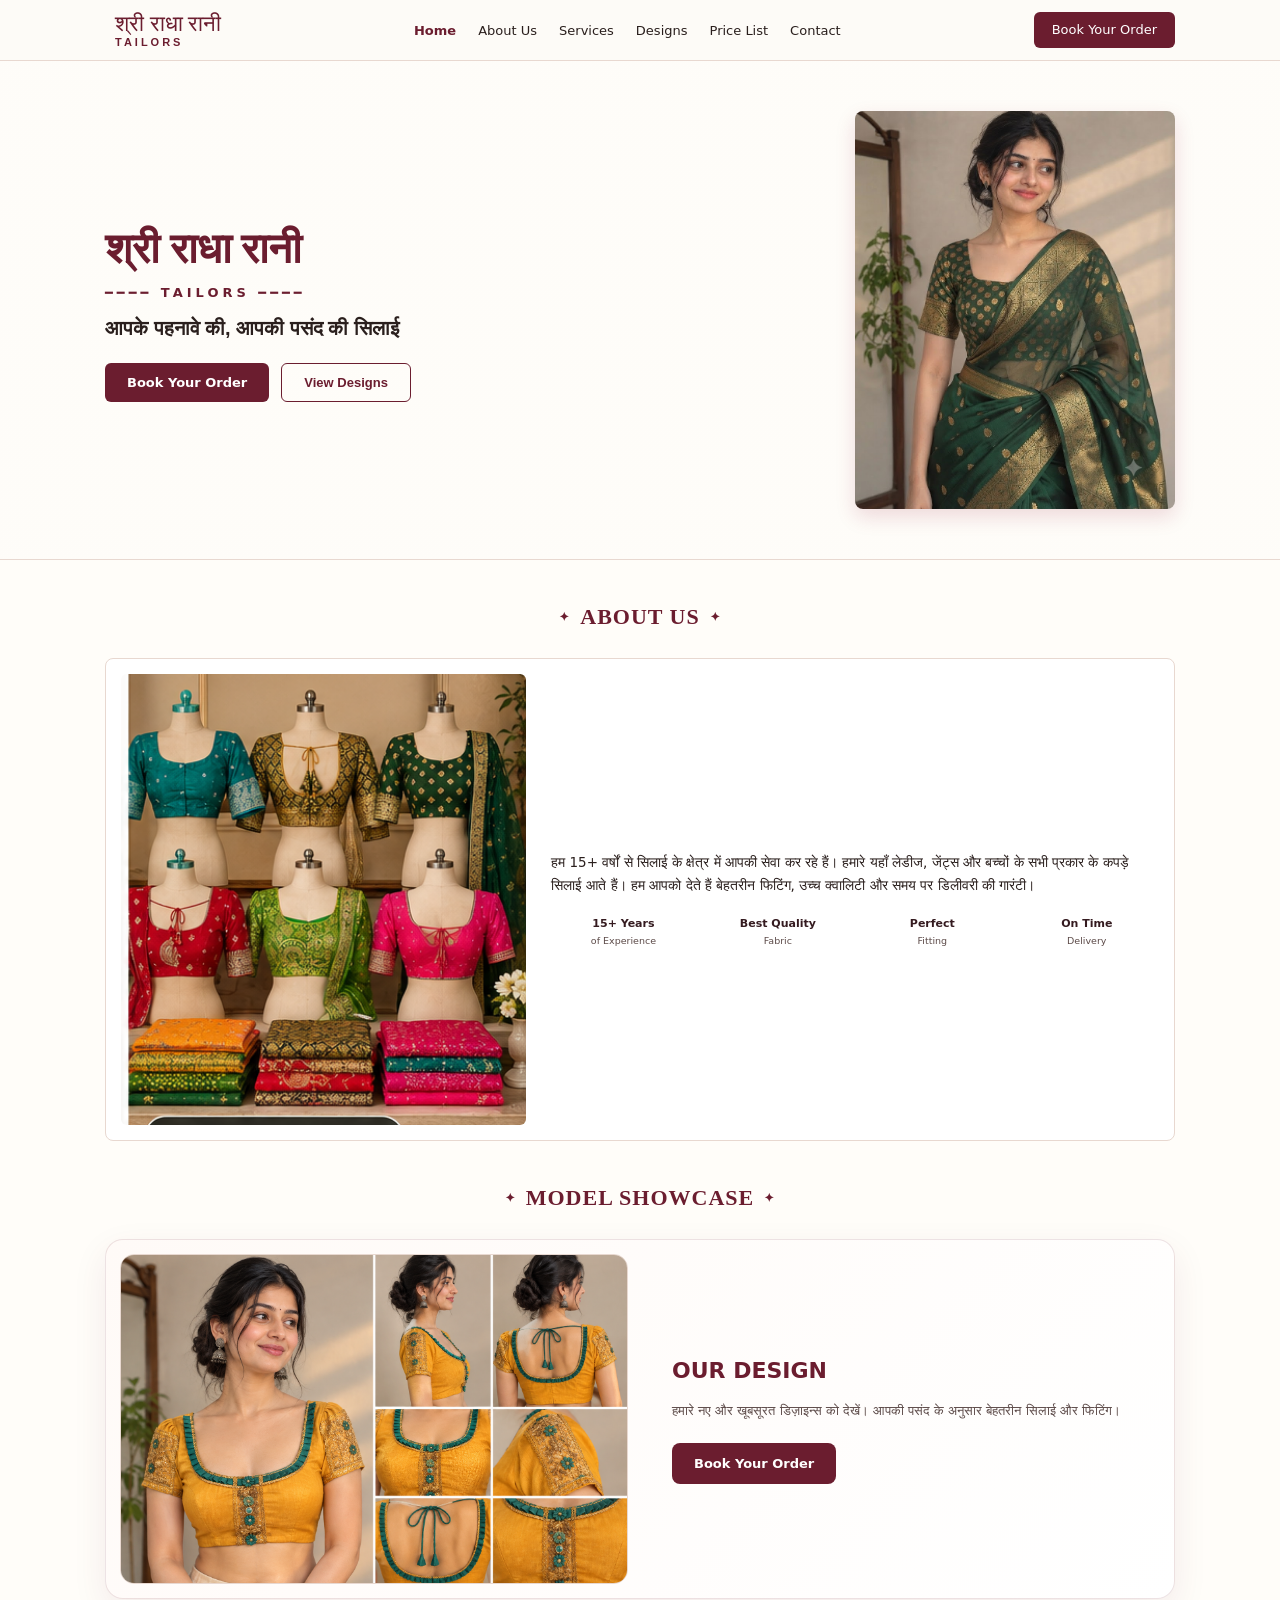
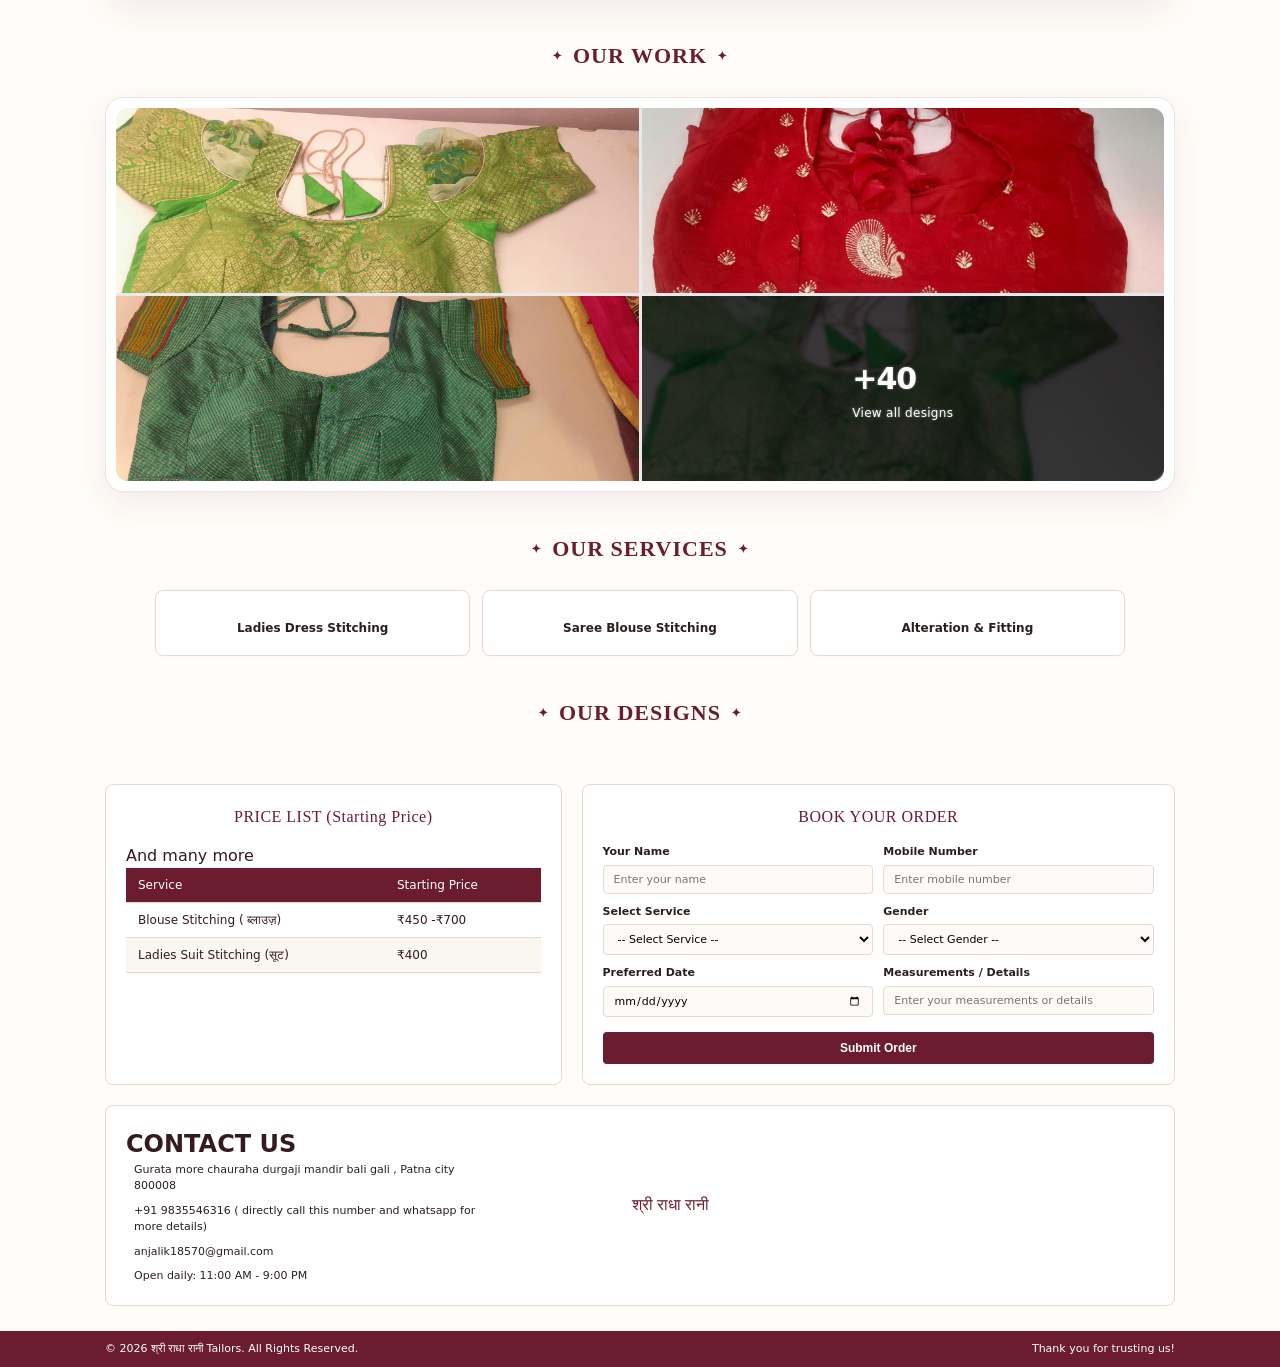
<file: index.html>
<!DOCTYPE html>
<html lang="hi">
<head>
    <meta charset="UTF-8">
    <meta name="viewport" content="width=device-width, initial-scale=1.0">

    <title>Shri Radha Rani Tailors | सिलाई की दुकान, Patna City</title>
<!-- Google Fonts & FontAwesome Icons -->    
    
<meta name="description"
content="Shri Radha Rani Tailors, Patna City — tailoring, blouse, suit, kurti and custom stitching services.">
    
    <link rel="stylesheet" href="style.css">
    
    
    <style>
       
    </style>
</head>
<body>

    <!-- Header Section -->
    <header class="header">
        <div class="container nav-container">
            <div class="brand-logo">
                <i class="fa-solid fa-shirt"></i>
                <div class="brand-title">
                    श्री राधा रानी
                    <span>TAILORS</span>
                </div>
            </div>
            <ul class="nav-menu">
                <li><a href="#" class="nav-link active">Home</a></li>
                <li><a href="#" class="nav-link">About Us</a></li>
                <li><a href="#" class="nav-link">Services</a></li>
                <li><a href="#" class="nav-link">Designs</a></li>
                <li><a href="#" class="nav-link">Price List</a></li>
                <li><a href="#" class="nav-link">Contact</a></li>
            </ul>
            <a href="#order" class="btn-order-nav">Book Your Order</a>
        </div>
    </header>
  

    <!-- Hero Section -->
    <section class="hero">
        <div class="container hero-content">
            <div class="hero-text">
                <h1 class="hero-title">श्री राधा रानी</h1>
                <div class="hero-subtitle-tag">━━━━ TAILORS ━━━━</div>
                <div class="hero-slogan">आपके पहनावे की, आपकी पसंद की सिलाई</div>
                <div class="hero-buttons">
                    <a href="#order" class="btn-primary">Book Your Order</a>
                    <button class="btn-outline">View Designs</button>
                </div>
            </div>
            <!-- Vintage Sewing Machine Representation -->
            <img class="hero-machine-img" src="blouse.png" alt="Green Designer Blouse with Matching Saree">
        </div>
    </section>


    <!-- About Us Section -->
    <section class="container">
        <div class="section-header">
            <h2>ABOUT US</h2>
        </div>
        <div class="about-grid">
            <div class="about-img">
                <img src="imm.png" alt="Tailor Shop">
            </div>
            <div class="about-text">
                <p>हम 15+ वर्षों से सिलाई के क्षेत्र में आपकी सेवा कर रहे हैं। हमारे यहाँ लेडीज, जेंट्स और बच्चों के सभी प्रकार के कपड़े सिलाई आते हैं। हम आपको देते हैं बेहतरीन फिटिंग, उच्च क्वालिटी और समय पर डिलीवरी की गारंटी।</p>
                
                <div class="features-grid">
                    <div class="feature-box">
                        <i class="fa-solid fa-user-check"></i>
                        <h4>15+ Years</h4>
                        <p>of Experience</p>
                    </div>
                    <div class="feature-box">
                        <i class="fa-solid fa-gem"></i>
                        <h4>Best Quality</h4>
                        <p>Fabric</p>
                    </div>
                    <div class="feature-box">
                        <i class="fa-solid fa-star"></i>
                        <h4>Perfect</h4>
                        <p>Fitting</p>
                    </div>
                    <div class="feature-box">
                        <i class="fa-solid fa-truck-fast"></i>
                        <h4>On Time</h4>
                        <p>Delivery</p>
                    </div>
                </div>
            </div>
        </div>


</section> 
<!-- ============================= -->
<!-- MODEL SHOWCASE BOX -->
<!-- ============================= -->

<section class="container">

    <div class="section-header">
        <h2>MODEL SHOWCASE</h2>
    </div>

    <div class="model-showcase-box">

        <div class="model-image">
            <img src="im5.png" alt="Model Design">
        </div>

        <div class="model-content">
            <h3>OUR  DESIGN</h3>

            <p>
                हमारे नए और खूबसूरत डिज़ाइन्स को देखें।
                आपकी पसंद के अनुसार बेहतरीन सिलाई और फिटिंग।
            </p>

            <a href="#order" class="model-btn">
                Book Your Order
            </a>
        </div>

    </div>

</section>


<!-- ============================= -->
<!-- REAL WORK / DESIGNS GALLERY -->
<!-- ============================= -->

<section class="container">

    <div class="section-header">
        <h2>OUR  WORK</h2>
    </div>

    <div class="design-showcase-box">

        <div class="designs-grid">
                <div class="design-card">
                <img src="2img1.jpeg" alt=" Work 7"> </div>
                <div class="design-card">
                <img src="2img 2.jpeg" alt=" Work8 "> </div>
                <div class="design-card">
                <img src="2img 03.jpeg " alt= "Work 9" > </div>
                <div class="design-card">
                <img src="2img 4.jpeg" alt=" Work 10 "> </div>
                <div class="design-card">
                <img src="2img 5.jpeg" alt="Work 11"> </div>
                <div class="design-card">
                <img src="2img 6.jpeg" alt="Work 12"> </div>
                <div class="design-card">
                <img src="2img 7.jpeg" alt="Work 13"> </div>
                <div class="design-card">
                <img src="2img 8.jpeg" alt="Work 14"> </div>
                <div class="design-card">
                <img src="2img 9.jpeg" alt="Work 15"> </div>
                <div class="design-card">
                <img src="2img 10 .jpeg" alt="Work 16"> </div>
                <div class="design-card">
                <img src="2img 11.jpeg" alt="Work 17"> </div>
                <div class="design-card">
                <img src="2img 12 .jpeg" alt="Work 18"> </div>
             <div class="design-card">
                <img src="WhatsApp Image 2026-09-15 at 2.00.37 PM.jpeg" alt="Work 19"> </div>
            <div class="design-card">
                <img src="2img 14.jpeg" alt="Work 20"> </div>
                <div class="design-card">
                <img src="2img 15.jpeg" alt="Work 21"> </div>

                <div class="design-card">
                <img src="2img 16.jpeg" alt="Work 22"> </div>
                <div class="design-card">
                <img src="2img 17.jpeg" alt="Work 23"> </div>
                <div class="design-card">
                <img src="2img 18.jpeg" alt="Work 24"> </div>
                <div class="design-card">
                <img src="2img 19.jpeg" alt="Work 25"> </div>
                <div class="design-card">
                <img src="2img 20.jpeg" alt="Work 26"> </div>
                <div class="design-card">
                <img src="2img 21.jpeg" alt="Work 27"> </div>
                <div class="design-card">
                <img src="2img 22.jpeg" alt="Work 28"> </div>
                <div class="design-card">
                <img src="2img 23.jpeg" alt="Work 29"> </div>
                <div class="design-card">
                <img src="2img 24.jpeg" alt="Work 30"> </div>
                <div class="design-card">
                <img src="2img 25.jpeg" alt="Work 31"> </div>
                <div class="design-card">
                <img src="2img 26.jpeg" alt="Work 32"> </div>
                <div class="design-card">
                <img src="2img 27.jpeg" alt="Work 33"> </div>
                <div class="design-card">
                <img src="2img 28.jpeg" alt="Work 34"> </div>
                <div class="design-card">
                <img src="2img 29.jpeg" alt="Work 35"> </div>
                <div class="design-card">
                <img src="2img 30.jpeg" alt="Work 36"> </div>
                <div class="design-card">
                <img src="2img 31.jpeg" alt="Work 37"> </div>
                <div class="design-card">
                <img src="2img 32.jpeg" alt="Work 38"> </div>

            <div class="design-card">
                <img src="im1.png" alt="Work 1">
            </div>

            <div class="design-card">
                <img src="im2.png" alt="Work 2">
            </div>

            <div class="design-card">
                <img src="im3.png" alt="Work 3">
            </div>

            <div class="design-card">
                <img src="im4.png" alt="Work 4">
            </div>

            <div class="design-card">
                <img src="im5.png" alt="Work 5">
            </div>

            <div class="design-card">
                <img src="im6.png" alt="Work 6">
            </diV>

        </div>

    </div>

</section>
    </section><!-- Our Services Section -->
<section class="container">
    <div class="section-header">
        <h2>OUR SERVICES</h2>
    </div>

    <div class="services-grid">

        <div class="service-card">
            <i class="fa-solid fa-person-dress"></i>
            <h3>Ladies Dress Stitching</h3>
        </div>

        <div class="service-card">
            <i class="fa-solid fa-vest-patches"></i>
            <h3>Saree Blouse Stitching</h3>
        </div>

        <div class="service-card">
            <i class="fa-solid fa-scissors"></i>
            <h3>Alteration & Fitting</h3>
        </div>

    </div>
</section>

    <!-- Our Services Section -->
  <!---  <section class="container">
        <div class="section-header">
            <h2>OUR SERVICES</h2>
        </div>
        <div class="services-grid">
            <div class="service-card">
                <i class="fa-solid fa-person-dress"></i>
                <h3>Ladies Dress Stitching</h3>
            </div>
            
            <div class="service-card">
                <i class="fa-solid fa-vest-patches"></i>
                <h3>Saree Blouse Stitching</h3>
            </div>
            
            </div>
            
            </div>
            <div class="service-card">
                <i class="fa-solid fa-scissors"></i>
                <h3>Alteration & Fitting</h3>
            </div>
        </div>
    </section> --> <!---- <section class="container">
    <div class="section-header">
        <h2>OUR SERVICES</h2>
    </div>
    <div class="services-grid">
        <div class="service-card">
            <i class="fa-solid fa-person-dress"></i>
            <h3>Ladies Dress Stitching</h3>
        </div>
        <div class="service-card">
            <i class="fa-solid fa-vest-patches"></i>
            <h3>Saree Blouse Stitching</h3>
        </div>
        <div class="service-card">
            <i class="fa-solid fa-scissors"></i>
            <h3>Alteration & Fitting</h3>
        </div>
        <div class="service-card">
            <i class="fa-solid fa-shirt"></i>
            <h3>Gents & Kids Tailoring</h3>
        </div>
    </div>
</section> -->

    <!-- Our Designs Section -->
    <section class="container">
        <div class="section-header">
            <h2>OUR DESIGNS</h2>
        </div>
        <div class="designs-grid">
            <div class="design-card"><img src="im1.png" alt="Design 1"></div>
            <div class="design-card"><img src="im2.png" alt="Design 2"></div>
            <div class="design-card"><img src="im3.png" alt="Design 3"></div>
            <div class="design-card"><img src="im4.png" alt="Design 4"></div>
            <div class="design-card"><img src="im5.png" alt="Design 5"></div>
            <div class="design-card"><img src="im6.png" alt="Design 6"></div>
        </div>
    </section>

    <!-- Price List & Order Form Section -->
    <section class="container bottom-section-grid" id="order">
        <!-- Price List Box -->
        <div class="section-box">
            <div class="box-title">PRICE LIST (Starting Price)</div>
            <table class="price-table">
                <thead>
                    <tr>
                        <th>Service</th>
                        <th>Starting Price</th>
                    </tr>
                </thead>
                <tbody>
                    <tr>
                        <td>Blouse Stitching ( ब्लाउज़)</td>
                        <td>₹450 -₹700</td>
                    </tr>
                    <tr>
                        <td>Ladies Suit Stitching (सूट)</td>
                        <td>₹400</td>
                    </tr>
                   
                    <tr> And many more </tr>
                </tbody>
            </table>
        </div>

        <!-- Book Your Order Form Box -->
        <div class="section-box">
            <div class="box-title">BOOK YOUR ORDER</div>
            <form action="#">
                <div class="form-grid">
                    <div class="form-group">
                        <label>Your Name</label>
                        <input type="text" placeholder="Enter your name">
                    </div>
                    <div class="form-group">
                        <label>Mobile Number</label>
                        <input type="tel" placeholder="Enter mobile number">
                    </div>
                    <div class="form-group">
                        <label>Select Service</label>
                        <select>
                            <option>-- Select Service --</option>
                            <option>Blouse Stitching</option>
                            
                            
                            <option>Suit Stitching</option>
                            <option>Alteration</option>
                        </select>
                    </div>
                    <div class="form-group">
                        <label>Gender</label>
                        <select>
                            <option>-- Select Gender --</option>
                            <option>Male</option>
                            <option>Female</option>
                            <option>Kids</option>
                        </select>
                    </div>
                    <div class="form-group">
                        <label>Preferred Date</label>
                        <input type="date">
                    </div>
                    <div class="form-group">
                        <label>Measurements / Details</label>
                        <input type="text" placeholder="Enter your measurements or details">
                    </div>
                    <div class="form-group full">
                        <button type="submit" class="btn-submit">Submit Order</button>
                    </div>
                </div>
            </form>
        </div>
    </section>

    <!-- Contact Box Section -->
    <section class="container">
        <div class="contact-box">
            <div class="contact-info">
                <h2>CONTACT US</h2>
                <ul class="contact-list">
                 <li><i class="fa-solid fa-location-dot"></i> Gurata more  chauraha durgaji mandir bali gali , Patna city 800008</li>
                    <li><i class="fa-solid fa-phone"></i> +91 9835546316 ( directly call this number and whatsapp for more details)</li>
                    <li><i class="fa-solid fa-envelope"></i> anjalik18570@gmail.com</li>
                    <li><i class="fa-solid fa-clock"></i> Open daily: 11:00 AM - 9:00 PM</li>
                </ul> 
            </div>
            
           <!-- <div class="map-box">
                <img src="image/map.png" alt="Location Map">
            </div> -->

            <div class="social-follow">
               <!-- <h3>FOLLOW US</h3>
                <div class="social-icons">
                    <a href="#"><i class="fa-brands fa-facebook-f"></i></a>
                    <a href="#" class="insta"><i class="fa-brands fa-instagram"></i></a>
                    <a href="#" class="wa"><i class="fa-brands fa-whatsapp"></i></a>
                </div> -->
                <div class="footer-logo">श्री राधा रानी</div>
            </div>
        </div>
    </section>

    <!-- Copyright Footer -->
    <footer class="copyright-bar">
        <div class="container copyright-content">
            <div>© 2026 श्री राधा रानी Tailors. All Rights Reserved.</div>
            <div><i class="fa-solid fa-heart" style="color: #FFB3B3;"></i> Thank you for trusting us!</div>
        </div>
    </footer>
 <script src="script.js"></script>
</body>
</html>
</file>
<file: style.css>
/* =========================================
   1. CSS VARIABLES
========================================= */
 /* Base Reset & Variables */
        :root {
            --bg-cream: #FDFBF7;
            --maroon-primary: #6B1D2F;
            --maroon-dark: #501321;
            --maroon-light: #802339;
            --text-dark: #2A1F1D;
            --text-muted: #5C4A48;
            --border-color: #E8D8D0;
            --card-bg: #FFFFFF;
        }

        * {
            margin: 0;
            padding: 0;
            box-sizing: border-box;
        }

        body {
            font-family: 'Poppins', 'Yantra One', sans-serif;
            background-color: var(--bg-cream);
            color: var(--text-dark);
            line-height: 1.5;
        }

        a {
            text-decoration: none;
            color: inherit;
        }

        img {
            max-width: 100%;
            display: block;
        }

        .container {
            max-width: 1100px;
            margin: 0 auto;
            padding: 0 15px;
        }

        /* Top Header / Navigation */
        .header {
            background-color: var(--bg-cream);
            padding: 12px 0;
            border-bottom: 1px solid var(--border-color);
        }

        .nav-container {
            display: flex;
            justify-content: space-between;
            align-items: center;
        }

        .brand-logo {
            display: flex;
            align-items: center;
            gap: 10px;
        }

        .brand-logo i {
            font-size: 32px;
            color: var(--maroon-primary);
        }

        .brand-title {
            font-family: 'Rozha One', 'Yantra One', serif;
            font-size: 22px;
            color: var(--maroon-primary);
            line-height: 1.1;
        }

        .brand-title span {
            display: block;
            font-size: 11px;
            letter-spacing: 3px;
            font-family: 'Poppins', sans-serif;
            font-weight: 600;
        }
 
        .nav-menu {
            display: flex;
            align-items: center;
            gap: 22px;
            list-style: none;
        }

        .nav-link {
            font-size: 13px;
            font-weight: 500;
            color: var(--text-dark);
            transition: color 0.2s;
        }

        .nav-link.active, .nav-link:hover {
            color: var(--maroon-primary);
            font-weight: 600;
        }

        .btn-order-nav {
            background-color: var(--maroon-primary);
            color: #fff;
            padding: 8px 18px;
            border-radius: 6px;
            font-size: 13px;
            font-weight: 500;
        }

        /* Hero Banner Section */
        .hero {
            position: relative;
            background: linear-gradient(rgba(253, 251, 247, 0.45), rgba(253, 251, 247, 0.45)), 
                        url('https://images.unsplash.com/photo-1558769132-cb1aea458c5e?auto=format&fit=crop&w=1200&q=80%27') center/cover no-repeat;
            padding: 50px 0;
            border-bottom: 1px solid var(--border-color);
        }


        .hero-content {
            display: flex;
            align-items: center;
            justify-content: space-between;
        }

        .hero-text {
            max-width: 500px;
        }

        .hero-title {
            font-family: 'Rozha One', serif;
            font-size: 42px;
            color: var(--maroon-primary);
            margin-bottom: 2px;
        }

        .hero-subtitle-tag {
            letter-spacing: 4px;
            font-size: 13px;
            color: var(--maroon-primary);
            font-weight: 600;
            display: flex;
            align-items: center;
            gap: 6px;
            margin-bottom: 10px;
        }

        .hero-slogan {
            font-family: 'Yantra One', sans-serif;
            font-size: 20px;
            color: var(--text-dark);
            margin-bottom: 20px;
            font-weight: 600;
        }

        .hero-buttons {
            display: flex;
            gap: 12px;
        }

        .btn-primary {
            background-color: var(--maroon-primary);
            color: #fff;
            padding: 10px 22px;
            border-radius: 6px;
            font-size: 13px;
            font-weight: 600;
            border: none;
            cursor: pointer;
        }

        .btn-outline {
            border: 1px solid var(--maroon-primary);
            color: var(--maroon-primary);
            background: transparent;
            padding: 10px 22px;
            border-radius: 6px;
            font-size: 13px;
            font-weight: 600;
            cursor: pointer;
        }

        .hero-machine-img {
           max-width: 320px;
            border-radius: 8px;
            box-shadow: 0 8px 20px rgba(145, 18, 52, 0.15);
        }

        /* Section Header Layout */
        .section-header {
            text-align: center;
            margin: 40px 0 25px;
        }

        .section-header h2 {
            font-family: 'Rozha One', 'Yantra One', serif;
            color: var(--maroon-primary);
            font-size: 22px;
            letter-spacing: 1px;
            display: flex;
            align-items: center;
            justify-content: center;
            gap: 10px;
        }

        .section-header h2::before, .section-header h2::after {
            content: "✦";
            font-size: 12px;
            color: var(--maroon-primary);
        }

        /* About Us Section */
        .about-grid {
            display: grid;
            grid-template-columns: 1fr 1.5fr;
            gap: 25px;
            align-items: center;
            background-color: var(--card-bg);
            padding: 15px;
            border-radius: 8px;
            border: 1px solid var(--border-color);
        }

        .about-img {
            border-radius: 6px;
            overflow: hidden;
            height: 100%;
        }

        .about-img img {
            width: 100%;
            height: 100%;
            object-fit: cover;
        }

        .about-text p {
            font-size: 13.5px;
            color: var(--text-dark);
            line-height: 1.7;
            margin-bottom: 20px;
        }

        .features-grid {
            display: grid;
            grid-template-columns: repeat(4, 1fr);
            gap: 10px;
            text-align: center;
        }

        .feature-box i {
            font-size: 20px;
            color: var(--maroon-primary);
            margin-bottom: 6px;
        }

        .feature-box h4 {
            font-size: 11px;
            font-weight: 600;
        }

        .feature-box p {
            font-size: 9.5px;
            color: var(--text-muted);
            margin-bottom: 0;
        }

       /* Our Services Section */
.services-grid {
    display: grid;
    grid-template-columns: repeat(3, 1fr);
    gap: 12px;
    margin-top: 20px;
    margin-bottom: 20px;
    margin-left: 50px;
    margin-right: 50px;
}

.service-card {
    background-color: var(--card-bg);
    border: 1px solid var(--border-color);
    border-radius: 8px;
    padding: 18px 8px;
    text-align: center;

    display: flex;
    flex-direction: column;
    align-items: center;
    justify-content: center;

    box-shadow: 0 2px 4px rgba(0,0,0,0.02);
}

.service-card i {
    font-size: 28px;
    color: var(--maroon-primary);
    margin-bottom: 10px;
}

.service-card h3 {
    font-size: 12px;
    font-weight: 600;
    color: var(--text-dark);
}


/* Our Designs Gallery */
.designs-grid {
    display: grid;
    grid-template-columns: repeat(6, 1fr);
    gap: 12px;
}

.design-card {
    border-radius: 6px;
    height: 100px;
    border: 1px solid var(--border-color);
    overflow: hidden;
}

.design-card img {
    width: 100%;
    height: 100%;
    object-fit: cover;
    display: block;
}
         /* =========================================
   SERVICES GRID & CARDS (Exact Match)
========================================= */

/*deepseek 
.services-grid 
{
    display: grid;
    grid-template-columns: repeat(2, 1fr);
    gap: 20px;
    margin-top: 20px;
    margin-bottom: 20px;
}

.service-card {
    background-color: #FFFFFF; 
    border: 1px solid #E8D8D0; 
    border-radius: 16px; 
    padding: 35px 20px;
    text-align: center;
    display: flex;
    flex-direction: column;
    align-items: center;
    justify-content: center;
    box-shadow: 0 4px 15px rgba(107, 29, 47, 0.03); 
    transition: all 0.3s ease;
    cursor: pointer;
    }


.service-card:hover {
    box-shadow: 0 8px 25px rgba(107, 29, 47, 0.08);
    transform: translateY(-3px);
    border-color: #d4b5b5;
}

.service-card i {
    font-size: 26px;
    color: #6B1D2F; 
    background-color: #FDF5F2; 
    width: 60px;
    height: 60px;
    display: flex;
    align-items: center;
    justify-content: center;
    border-radius: 50%;   
    margin-bottom: 18px;
    transition: background-color 0.3s ease;
}

.service-card:hover i {
    background-color: #f5e6e0;
}


.service-card h3 {
    font-family: 'Poppins', 'Yantra One', sans-serif;
    font-size: 15px;
    font-weight: 600;
    color: #2A1F1D; 
    margin: 0;
    letter-spacing: 0.3px;
} */

/* Responsive Design */
@media (max-width: 600px) {
    .services-grid {
        grid-template-columns: 1fr; /* Stack on mobile */
        gap: 15px;
    }
    .service-card {
        padding: 25px 15px;
    }
}

        /* Price List & Order Form Container */
        .bottom-section-grid {
            display: grid;
            grid-template-columns: 1fr 1.3fr;
            gap: 20px;
            margin-top: 30px;
        }

        .section-box {
            background: var(--card-bg);
            border: 1px solid var(--border-color);
            border-radius: 8px;
            padding: 20px;
        }

        .box-title {
            text-align: center;
            font-family: 'Rozha One', 'Yantra One', serif;
            color: var(--maroon-primary);
            font-size: 16px;
            margin-bottom: 15px;
            letter-spacing: 0.5px;
        }

        /* Price List Table */
        .price-table {
            width: 100%;
            border-collapse: collapse;
            font-size: 12px;
        }

        .price-table th, .price-table td {
            padding: 8px 12px;
            text-align: left;
            border-bottom: 1px solid var(--border-color);
        }

        .price-table th {
            background-color: var(--maroon-primary);
            color: #fff;
            font-weight: 500;
        }

        .price-table tr:nth-child(even) {
            background-color: #FAF6F0;
        }

        /* Order Form */
        .form-grid {
            display: grid;
            grid-template-columns: 1fr 1fr;
            gap: 10px;
        }

        .form-group {
            display: flex;
            flex-direction: column;
            gap: 4px;
        }

        .form-group.full {
            grid-column: span 2;
        }

        .form-group label {
            font-size: 11px;
            font-weight: 600;
            color: var(--text-dark);
        }

        .form-group input, .form-group select, .form-group textarea {
            padding: 7px 10px;
            border: 1px solid var(--border-color);
            border-radius: 4px;
            font-size: 11px;
            font-family: inherit;
            background-color: var(--bg-cream);
        }

        .btn-submit {
            background-color: var(--maroon-primary);
            color: #fff;
            border: none;
            padding: 9px;
            border-radius: 4px;
            font-size: 12px;
            font-weight: 600;
            cursor: pointer;
            width: 100%;
            margin-top: 5px;
        }

        /* Contact & Footer Info */
        .contact-box {
            background-color: var(--card-bg);
            border: 1px solid var(--border-color);
            border-radius: 8px;
            padding: 20px;
            margin-top: 20px;
            display: grid;
            grid-template-columns: 1.2fr 1fr 1fr;
            gap: 20px;
            align-items: center;
        }

        .contact-info h3 {
            font-size: 13px;
            font-weight: 700;
            color: var(--maroon-primary);
            margin-bottom: 10px;
            letter-spacing: 0.5px;
        }

        .contact-list {
            list-style: none;
            font-size: 11px;
            display: flex;
            flex-direction: column;
            gap: 8px;
        }

        .contact-list li {
            display: flex;
            align-items: center;
            gap: 8px;
            color: var(--text-dark);
        }

        .contact-list i {
            color: var(--maroon-primary);
            font-size: 12px;
        }

        .map-box {
            border-radius: 6px;
            overflow: hidden;
            border: 1px solid var(--border-color);
            height: 110px;
        }

        .map-box img {
            width: 100%;
            height: 100%;
            object-fit: cover;
        }

        .social-follow {
            text-align: center;
        }

        .social-follow h3 {
            font-size: 12px;
            font-weight: 700;
            color: var(--maroon-primary);
            margin-bottom: 8px;
        }

        .social-icons {
            display: flex;
            justify-content: center;
            gap: 10px;
            margin-bottom: 10px;
        }

        .social-icons a {
            width: 28px;
            height: 28px;
            background-color: #3b5998;
            color: #fff;
            border-radius: 50%;
            display: flex;
            align-items: center;
            justify-content: center;
            font-size: 12px;
        }

        .social-icons a.insta { background: #e1306c; }
        .social-icons a.wa { background: #25d366; }

        .footer-logo {
            font-family: 'Rozha One', serif;
            color: var(--maroon-primary);
            font-size: 16px;
        }

        /* Copyright Bar */
        .copyright-bar {
            background-color: var(--maroon-primary);
            color: #fff;
            padding: 10px 0;
            margin-top: 25px;
            font-size: 11px;
        }

        .copyright-content {
            display: flex;
            justify-content: space-between;
            align-items: center;
        }

        /* Responsive Breakpoints */
        @media (max-width: 850px) {
            .services-grid, .designs-grid {
                grid-template-columns: repeat(3, 1fr);
            }
            .bottom-section-grid, .about-grid, .contact-box {
                grid-template-columns: 1fr;
            }
            .nav-menu {
                display: none;
            }
            .hero-machine-img {
                display: none;
            }
            .features-grid {
                grid-template-columns: repeat(2, 1fr);
                gap: 15px;
            }
        }
:root {
    --maroon: #7d102d;
    --maroon2: #9b1b3d;
    --ink: #351b20;
    --cream: #fbf4e8;
    --paper: #fffaf2;
    --gold: #b88935;
    --line: #ddcdbd;
    --shadow: 0 18px 50px rgba(75, 30, 28, 0.10);
}


/* =========================================
   2. RESET & BASIC STYLES
========================================= */

* {
    box-sizing: border-box;
}

html {
    scroll-behavior: smooth;
}

body {
    margin: 0;
    color: var(--ink);
    background: #fffdf9;
    font-family: Inter, system-ui, sans-serif;
}

a {
    text-decoration: none;
    color: inherit;
}


/* =========================================
   3. ANNOUNCEMENT BAR
========================================= */

.announcement {
    background: var(--maroon);
    color: #fff7ed;
    text-align: center;
    font-size: 11px;
    letter-spacing: 2px;
    padding: 7px;
}

.announcement span {
    margin: 0 12px;
    color: #e6bf78;
}


/* =========================================
   4. NAVBAR
========================================= */

.navbar {
    height: 78px;
    position: sticky;
    top: 0;
    z-index: 50;

    background: rgba(255, 252, 247, 0.94);
    backdrop-filter: blur(14px);

    border-bottom: 1px solid rgba(125, 16, 45, 0.10);

    display: flex;
    align-items: center;
    justify-content: space-between;

    padding: 0 5.5%;

    box-shadow: 0 4px 20px rgba(50, 20, 20, 0.05);
}


/* Logo */

.brand {
    display: flex;
    align-items: center;
    gap: 10px;
    color: var(--maroon);
}

.brand-mark {
    font-family: "Noto Serif Devanagari", serif;
    font-size: 31px;
}

.brand strong {
    display: block;
    font-family: "Noto Serif Devanagari", serif;
    font-size: 21px;
}

.brand small {
    display: block;
    text-align: center;

    font-family: "Cormorant Garamond", serif;
    font-weight: 700;
    letter-spacing: 3px;
    font-size: 12px;

    margin-top: 2px;
}


/* Navigation Links */

nav {
    display: flex;
    align-items: center;
    gap: 30px;

    font-size: 13px;
    font-weight: 600;
}

nav a {
    position: relative;
    padding: 30px 0;
}

nav a:hover {
    color: var(--maroon);
}


/* Book Order Button */

.nav-cta {
    background: var(--maroon);
    color: white;

    padding: 13px 22px;
    border-radius: 10px;

    box-shadow: 0 8px 18px rgba(125, 16, 45, 0.20);
}


/* Mobile Menu Button */

.menu-btn {
    display: none;
    border: 0;
    background: none;
    font-size: 26px;
    color: var(--maroon);
}/* Image Modal */

.image-modal {
    position: fixed;
    inset: 0;
    background: rgba(0, 0, 0, 0.85);
    display: flex;
    align-items: center;
    justify-content: center;
    z-index: 9999;
    padding: 20px;
}

.image-modal-content {
    position: relative;
    max-width: 90%;
    max-height: 90%;
}

.image-modal-content img {
    max-width: 100%;
    max-height: 85vh;
    display: block;
    border-radius: 8px;
    object-fit: contain;
}

.close-modal {
    position: absolute;
    right: -15px;
    top: -15px;
    width: 35px;
    height: 35px;
    border-radius: 50%;
    background: white;
    color: #7d102d;
    font-size: 28px;
    line-height: 32px;
    text-align: center;
    cursor: pointer;
    z-index: 2;
}
/* =========================================
   1. CSS VARIABLES
========================================= */
 /* Base Reset & Variables */
        :root {
            --bg-cream: #FDFBF7;
            --maroon-primary: #6B1D2F;
            --maroon-dark: #501321;
            --maroon-light: #802339;
            --text-dark: #2A1F1D;
            --text-muted: #5C4A48;
            --border-color: #E8D8D0;
            --card-bg: #FFFFFF;
        }

        * {
            margin: 0;
            padding: 0;
            box-sizing: border-box;
        }

        body {
            font-family: 'Poppins', 'Yantra One', sans-serif;
            background-color: var(--bg-cream);
            color: var(--text-dark);
            line-height: 1.5;
        }

        a {
            text-decoration: none;
            color: inherit;
        }

        img {
            max-width: 100%;
            display: block;
        }

        .container {
            max-width: 1100px;
            margin: 0 auto;
            padding: 0 15px;
        }

        /* Top Header / Navigation */
        .header {
            background-color: var(--bg-cream);
            padding: 12px 0;
            border-bottom: 1px solid var(--border-color);
        }

        .nav-container {
            display: flex;
            justify-content: space-between;
            align-items: center;
        }

        .brand-logo {
            display: flex;
            align-items: center;
            gap: 10px;
        }

        .brand-logo i {
            font-size: 32px;
            color: var(--maroon-primary);
        }

        .brand-title {
            font-family: 'Rozha One', 'Yantra One', serif;
            font-size: 22px;
            color: var(--maroon-primary);
            line-height: 1.1;
        }

        .brand-title span {
            display: block;
            font-size: 11px;
            letter-spacing: 3px;
            font-family: 'Poppins', sans-serif;
            font-weight: 600;
        }
 
        .nav-menu {
            display: flex;
            align-items: center;
            gap: 22px;
            list-style: none;
        }

        .nav-link {
            font-size: 13px;
            font-weight: 500;
            color: var(--text-dark);
            transition: color 0.2s;
        }

        .nav-link.active, .nav-link:hover {
            color: var(--maroon-primary);
            font-weight: 600;
        }

        .btn-order-nav {
            background-color: var(--maroon-primary);
            color: #fff;
            padding: 8px 18px;
            border-radius: 6px;
            font-size: 13px;
            font-weight: 500;
        }

        /* Hero Banner Section */
        .hero {
            position: relative;
            background: linear-gradient(rgba(253, 251, 247, 0.45), rgba(253, 251, 247, 0.45)), 
                        url('https://images.unsplash.com/photo-1558769132-cb1aea458c5e?auto=format&fit=crop&w=1200&q=80%27') center/cover no-repeat;
            padding: 50px 0;
            border-bottom: 1px solid var(--border-color);
        }


        .hero-content {
            display: flex;
            align-items: center;
            justify-content: space-between;
        }

        .hero-text {
            max-width: 500px;
        }

        .hero-title {
            font-family: 'Rozha One', serif;
            font-size: 42px;
            color: var(--maroon-primary);
            margin-bottom: 2px;
        }

        .hero-subtitle-tag {
            letter-spacing: 4px;
            font-size: 13px;
            color: var(--maroon-primary);
            font-weight: 600;
            display: flex;
            align-items: center;
            gap: 6px;
            margin-bottom: 10px;
        }

        .hero-slogan {
            font-family: 'Yantra One', sans-serif;
            font-size: 20px;
            color: var(--text-dark);
            margin-bottom: 20px;
            font-weight: 600;
        }

        .hero-buttons {
            display: flex;
            gap: 12px;
        }

        .btn-primary {
            background-color: var(--maroon-primary);
            color: #fff;
            padding: 10px 22px;
            border-radius: 6px;
            font-size: 13px;
            font-weight: 600;
            border: none;
            cursor: pointer;
        }

        .btn-outline {
            border: 1px solid var(--maroon-primary);
            color: var(--maroon-primary);
            background: transparent;
            padding: 10px 22px;
            border-radius: 6px;
            font-size: 13px;
            font-weight: 600;
            cursor: pointer;
        }

        .hero-machine-img {
           max-width: 320px;
            border-radius: 8px;
            box-shadow: 0 8px 20px rgba(145, 18, 52, 0.15);
        }

        /* Section Header Layout */
        .section-header {
            text-align: center;
            margin: 40px 0 25px;
        }

        .section-header h2 {
            font-family: 'Rozha One', 'Yantra One', serif;
            color: var(--maroon-primary);
            font-size: 22px;
            letter-spacing: 1px;
            display: flex;
            align-items: center;
            justify-content: center;
            gap: 10px;
        }

        .section-header h2::before, .section-header h2::after {
            content: "✦";
            font-size: 12px;
            color: var(--maroon-primary);
        }

        /* About Us Section */
        .about-grid {
            display: grid;
            grid-template-columns: 1fr 1.5fr;
            gap: 25px;
            align-items: center;
            background-color: var(--card-bg);
            padding: 15px;
            border-radius: 8px;
            border: 1px solid var(--border-color);
        }

        .about-img {
            border-radius: 6px;
            overflow: hidden;
            height: 100%;
        }

        .about-img img {
            width: 100%;
            height: 100%;
            object-fit: cover;
        }

        .about-text p {
            font-size: 13.5px;
            color: var(--text-dark);
            line-height: 1.7;
            margin-bottom: 20px;
        }

        .features-grid {
            display: grid;
            grid-template-columns: repeat(4, 1fr);
            gap: 10px;
            text-align: center;
        }

        .feature-box i {
            font-size: 20px;
            color: var(--maroon-primary);
            margin-bottom: 6px;
        }

        .feature-box h4 {
            font-size: 11px;
            font-weight: 600;
        }

        .feature-box p {
            font-size: 9.5px;
            color: var(--text-muted);
            margin-bottom: 0;
        }

       /* Our Services Section */
.services-grid {
    display: grid;
    grid-template-columns: repeat(3, 1fr);
    gap: 12px;
    margin-top: 20px;
    margin-bottom: 20px;
    margin-left: 50px;
    margin-right: 50px;
}

.service-card {
    background-color: var(--card-bg);
    border: 1px solid var(--border-color);
    border-radius: 8px;
    padding: 18px 8px;
    text-align: center;

    display: flex;
    flex-direction: column;
    align-items: center;
    justify-content: center;

    box-shadow: 0 2px 4px rgba(0,0,0,0.02);
}

.service-card i {
    font-size: 28px;
    color: var(--maroon-primary);
    margin-bottom: 10px;
}

.service-card h3 {
    font-size: 12px;
    font-weight: 600;
    color: var(--text-dark);
}


/* =========================================
   MODEL SHOWCASE BOX
========================================= */
.model-showcase-box {
    display: grid;
    grid-template-columns: 1fr 1fr;
    gap: 24px;
    align-items: center;
    background: linear-gradient(135deg, #fffaf7, #ffffff);
    border: 1px solid rgba(107, 29, 47, 0.12);
    border-radius: 18px;
    padding: 14px;
    margin-top: 10px;
    margin-bottom: 30px;
    box-shadow: 0 12px 35px rgba(107, 29, 47, 0.08);
}

.model-image {
    height: 330px;
    border-radius: 14px;
    overflow: hidden;
    background: #f4ece8;
    border: 1px solid var(--border-color);
}

.model-image img {
    width: 100%;
    height: 100%;
    object-fit: cover;
    display: block;
    transition: transform 0.5s ease;
}

.model-image:hover img {
    transform: scale(1.04);
}

.model-content {
    padding: 20px;
}

.model-content h3 {
    color: var(--maroon-primary);
    font-size: 22px;
    margin-bottom: 12px;
}

.model-content p {
    color: var(--text-muted);
    font-size: 13px;
    line-height: 1.8;
    margin-bottom: 20px;
}

.model-btn {
    display: inline-block;
    background: var(--maroon-primary);
    color: #fff;
    padding: 11px 22px;
    border-radius: 8px;
    font-size: 13px;
    font-weight: 600;
    transition: all 0.25s ease;
}

.model-btn:hover {
    background: var(--maroon-dark);
    transform: translateY(-2px);
    box-shadow: 0 7px 18px rgba(107, 29, 47, 0.20);
}

@media (max-width: 600px) {
    .model-showcase-box {
        grid-template-columns: 1fr;
        gap: 12px;
        padding: 8px;
        border-radius: 14px;
    }

    .model-image {
        height: 280px;
    }

    .model-content {
        padding: 12px;
        text-align: center;
    }

    .model-content h3 {
        font-size: 19px;
    }
}

/* Our Designs Gallery */
.design-showcase-box {
    background: #fff;
    border: 1px solid rgba(107, 29, 47, 0.12);
    border-radius: 18px;
    padding: 10px;
    margin-top: 10px;
    margin-bottom: 25px;
    box-shadow: 0 12px 35px rgba(107, 29, 47, 0.08);
}

.designs-grid {
    display: grid;
    grid-template-columns: repeat(2, minmax(0, 1fr));
    gap: 3px;
    overflow: hidden;
    border-radius: 12px;
    background: #e9e9e9;
}

.design-card {
    position: relative;
    height: 185px;
    min-width: 0;
    border: 0;
    border-radius: 0;
    overflow: hidden;
    background: #eee;
    cursor: pointer;
}

.design-card img {
    width: 100%;
    height: 100%;
    object-fit: cover;
    display: block;
    transition: transform 0.35s ease, filter 0.35s ease;
}

.design-card:hover img {
    transform: scale(1.025);
    filter: brightness(0.96);
}

.design-card.gallery-hidden {
    display: none;
}

.gallery-more {
    position: absolute;
    inset: 0;
    display: flex;
    align-items: center;
    justify-content: center;
    background: rgba(0, 0, 0, 0.48);
    color: #fff;
    font-size: 30px;
    font-weight: 600;
    letter-spacing: -1px;
    backdrop-filter: blur(1px);
    cursor: pointer;
}

.gallery-more small {
    display: block;
    margin-top: 3px;
    font-size: 12px;
    font-weight: 500;
    letter-spacing: 0.3px;
}

@media (max-width: 600px) {
    .design-showcase-box {
        padding: 6px;
        border-radius: 14px;
    }

    .designs-grid {
        gap: 3px;
        border-radius: 10px;
    }

    .design-card {
        height: 145px;
    }

    .gallery-more {
        font-size: 27px;
    }
}
         /* =========================================
   SERVICES GRID & CARDS (Exact Match)
========================================= */

/*deepseek 
.services-grid 
{
    display: grid;
    grid-template-columns: repeat(2, 1fr);
    gap: 20px;
    margin-top: 20px;
    margin-bottom: 20px;
}

.service-card {
    background-color: #FFFFFF; 
    border: 1px solid #E8D8D0; 
    border-radius: 16px; 
    padding: 35px 20px;
    text-align: center;
    display: flex;
    flex-direction: column;
    align-items: center;
    justify-content: center;
    box-shadow: 0 4px 15px rgba(107, 29, 47, 0.03); 
    transition: all 0.3s ease;
    cursor: pointer;
    }


.service-card:hover {
    box-shadow: 0 8px 25px rgba(107, 29, 47, 0.08);
    transform: translateY(-3px);
    border-color: #d4b5b5;
}

.service-card i {
    font-size: 26px;
    color: #6B1D2F; 
    background-color: #FDF5F2; 
    width: 60px;
    height: 60px;
    display: flex;
    align-items: center;
    justify-content: center;
    border-radius: 50%;   
    margin-bottom: 18px;
    transition: background-color 0.3s ease;
}

.service-card:hover i {
    background-color: #f5e6e0;
}


.service-card h3 {
    font-family: 'Poppins', 'Yantra One', sans-serif;
    font-size: 15px;
    font-weight: 600;
    color: #2A1F1D; 
    margin: 0;
    letter-spacing: 0.3px;
} */

/* Responsive Design */
@media (max-width: 600px) {
    .services-grid {
        grid-template-columns: 1fr; /* Stack on mobile */
        gap: 15px;
    }
    .service-card {
        padding: 25px 15px;
    }
}

        /* Price List & Order Form Container */
        .bottom-section-grid {
            display: grid;
            grid-template-columns: 1fr 1.3fr;
            gap: 20px;
            margin-top: 30px;
        }

        .section-box {
            background: var(--card-bg);
            border: 1px solid var(--border-color);
            border-radius: 8px;
            padding: 20px;
        }

        .box-title {
            text-align: center;
            font-family: 'Rozha One', 'Yantra One', serif;
            color: var(--maroon-primary);
            font-size: 16px;
            margin-bottom: 15px;
            letter-spacing: 0.5px;
        }

        /* Price List Table */
        .price-table {
            width: 100%;
            border-collapse: collapse;
            font-size: 12px;
        }

        .price-table th, .price-table td {
            padding: 8px 12px;
            text-align: left;
            border-bottom: 1px solid var(--border-color);
        }

        .price-table th {
            background-color: var(--maroon-primary);
            color: #fff;
            font-weight: 500;
        }

        .price-table tr:nth-child(even) {
            background-color: #FAF6F0;
        }

        /* Order Form */
        .form-grid {
            display: grid;
            grid-template-columns: 1fr 1fr;
            gap: 10px;
        }

        .form-group {
            display: flex;
            flex-direction: column;
            gap: 4px;
        }

        .form-group.full {
            grid-column: span 2;
        }

        .form-group label {
            font-size: 11px;
            font-weight: 600;
            color: var(--text-dark);
        }

        .form-group input, .form-group select, .form-group textarea {
            padding: 7px 10px;
            border: 1px solid var(--border-color);
            border-radius: 4px;
            font-size: 11px;
            font-family: inherit;
            background-color: var(--bg-cream);
        }

        .btn-submit {
            background-color: var(--maroon-primary);
            color: #fff;
            border: none;
            padding: 9px;
            border-radius: 4px;
            font-size: 12px;
            font-weight: 600;
            cursor: pointer;
            width: 100%;
            margin-top: 5px;
        }

        /* Contact & Footer Info */
        .contact-box {
            background-color: var(--card-bg);
            border: 1px solid var(--border-color);
            border-radius: 8px;
            padding: 20px;
            margin-top: 20px;
            display: grid;
            grid-template-columns: 1.2fr 1fr 1fr;
            gap: 20px;
            align-items: center;
        }

        .contact-info h3 {
            font-size: 13px;
            font-weight: 700;
            color: var(--maroon-primary);
            margin-bottom: 10px;
            letter-spacing: 0.5px;
        }

        .contact-list {
            list-style: none;
            font-size: 11px;
            display: flex;
            flex-direction: column;
            gap: 8px;
        }

        .contact-list li {
            display: flex;
            align-items: center;
            gap: 8px;
            color: var(--text-dark);
        }

        .contact-list i {
            color: var(--maroon-primary);
            font-size: 12px;
        }

        .map-box {
            border-radius: 6px;
            overflow: hidden;
            border: 1px solid var(--border-color);
            height: 110px;
        }

        .map-box img {
            width: 100%;
            height: 100%;
            object-fit: cover;
        }

        .social-follow {
            text-align: center;
        }

        .social-follow h3 {
            font-size: 12px;
            font-weight: 700;
            color: var(--maroon-primary);
            margin-bottom: 8px;
        }

        .social-icons {
            display: flex;
            justify-content: center;
            gap: 10px;
            margin-bottom: 10px;
        }

        .social-icons a {
            width: 28px;
            height: 28px;
            background-color: #3b5998;
            color: #fff;
            border-radius: 50%;
            display: flex;
            align-items: center;
            justify-content: center;
            font-size: 12px;
        }

        .social-icons a.insta { background: #e1306c; }
        .social-icons a.wa { background: #25d366; }

        .footer-logo {
            font-family: 'Rozha One', serif;
            color: var(--maroon-primary);
            font-size: 16px;
        }

        /* Copyright Bar */
        .copyright-bar {
            background-color: var(--maroon-primary);
            color: #fff;
            padding: 10px 0;
            margin-top: 25px;
            font-size: 11px;
        }

        .copyright-content {
            display: flex;
            justify-content: space-between;
            align-items: center;
        }

        /* Responsive Breakpoints */
        @media (max-width: 850px) {
            .services-grid, .designs-grid {
                grid-template-columns: repeat(3, 1fr);
            }
            .bottom-section-grid, .about-grid, .contact-box {
                grid-template-columns: 1fr;
            }
            .nav-menu {
                display: none;
            }
            .hero-machine-img {
                display: none;
            }
            .features-grid {
                grid-template-columns: repeat(2, 1fr);
                gap: 15px;
            }
        }
:root {
    --maroon: #7d102d;
    --maroon2: #9b1b3d;
    --ink: #351b20;
    --cream: #fbf4e8;
    --paper: #fffaf2;
    --gold: #b88935;
    --line: #ddcdbd;
    --shadow: 0 18px 50px rgba(75, 30, 28, 0.10);
}


/* =========================================
   2. RESET & BASIC STYLES
========================================= */

* {
    box-sizing: border-box;
}

html {
    scroll-behavior: smooth;
}

body {
    margin: 0;
    color: var(--ink);
    background: #fffdf9;
    font-family: Inter, system-ui, sans-serif;
}

a {
    text-decoration: none;
    color: inherit;
}


/* =========================================
   3. ANNOUNCEMENT BAR
========================================= */

.announcement {
    background: var(--maroon);
    color: #fff7ed;
    text-align: center;
    font-size: 11px;
    letter-spacing: 2px;
    padding: 7px;
}

.announcement span {
    margin: 0 12px;
    color: #e6bf78;
}


/* =========================================
   4. NAVBAR
========================================= */

.navbar {
    height: 78px;
    position: sticky;
    top: 0;
    z-index: 50;

    background: rgba(255, 252, 247, 0.94);
    backdrop-filter: blur(14px);

    border-bottom: 1px solid rgba(125, 16, 45, 0.10);

    display: flex;
    align-items: center;
    justify-content: space-between;

    padding: 0 5.5%;

    box-shadow: 0 4px 20px rgba(50, 20, 20, 0.05);
}


/* Logo */

.brand {
    display: flex;
    align-items: center;
    gap: 10px;
    color: var(--maroon);
}

.brand-mark {
    font-family: "Noto Serif Devanagari", serif;
    font-size: 31px;
}

.brand strong {
    display: block;
    font-family: "Noto Serif Devanagari", serif;
    font-size: 21px;
}

.brand small {
    display: block;
    text-align: center;

    font-family: "Cormorant Garamond", serif;
    font-weight: 700;
    letter-spacing: 3px;
    font-size: 12px;

    margin-top: 2px;
}


/* Navigation Links */

nav {
    display: flex;
    align-items: center;
    gap: 30px;

    font-size: 13px;
    font-weight: 600;
}

nav a {
    position: relative;
    padding: 30px 0;
}

nav a:hover {
    color: var(--maroon);
}


/* Book Order Button */

.nav-cta {
    background: var(--maroon);
    color: white;

    padding: 13px 22px;
    border-radius: 10px;

    box-shadow: 0 8px 18px rgba(125, 16, 45, 0.20);
}


/* Mobile Menu Button */

.menu-btn {
    display: none;
    border: 0;
    background: none;
    font-size: 26px;
    color: var(--maroon);
}/* WhatsApp-Style Gallery Modal */

.image-modal {
    position: fixed;
    inset: 0;
    background: rgba(12, 12, 12, 0.96);
    display: flex;
    align-items: center;
    justify-content: center;
    z-index: 99999;
    padding: 18px;
    animation: galleryFadeIn 0.18s ease;
    touch-action: none;
}

.image-modal-content {
    position: relative;
    width: min(94vw, 1050px);
    height: min(92vh, 820px);
    display: flex;
    align-items: center;
    justify-content: center;
}

.image-modal-content img {
    max-width: 100%;
    max-height: 100%;
    width: auto;
    height: auto;
    display: block;
    border-radius: 8px;
    object-fit: contain;
    user-select: none;
    -webkit-user-drag: none;
    box-shadow: 0 18px 60px rgba(0, 0, 0, 0.35);
    transition: opacity 0.18s ease, transform 0.18s ease;
}

.gallery-topbar {
    position: absolute;
    top: -2px;
    left: 0;
    right: 0;
    display: flex;
    align-items: center;
    justify-content: space-between;
    z-index: 3;
    pointer-events: none;
}

.gallery-counter {
    color: #fff;
    background: rgba(0, 0, 0, 0.42);
    padding: 7px 11px;
    border-radius: 999px;
    font-size: 12px;
    backdrop-filter: blur(8px);
}

.close-modal {
    pointer-events: auto;
    width: 38px;
    height: 38px;
    border-radius: 50%;
    border: 1px solid rgba(255, 255, 255, 0.15);
    background: rgba(255, 255, 255, 0.13);
    color: #fff;
    font-size: 25px;
    line-height: 34px;
    text-align: center;
    cursor: pointer;
    transition: background 0.2s ease, transform 0.2s ease;
    backdrop-filter: blur(8px);
}

.close-modal:hover {
    background: rgba(255, 255, 255, 0.22);
    transform: scale(1.05);
}

.gallery-arrow {
    position: absolute;
    top: 50%;
    transform: translateY(-50%);
    width: 42px;
    height: 42px;
    border: 0;
    border-radius: 50%;
    background: rgba(255, 255, 255, 0.14);
    color: #fff;
    font-size: 25px;
    cursor: pointer;
    z-index: 4;
    backdrop-filter: blur(8px);
    transition: background 0.2s ease, transform 0.2s ease;
}

.gallery-arrow:hover {
    background: rgba(255, 255, 255, 0.24);
}

.gallery-prev {
    left: 8px;
}

.gallery-next {
    right: 8px;
}

@keyframes galleryFadeIn {
    from { opacity: 0; }
    to { opacity: 1; }
}

@media (max-width: 600px) {
    .image-modal {
        padding: 8px;
    }

    .image-modal-content {
        width: 100%;
        height: 90vh;
    }

    .image-modal-content img {
        max-width: 96vw;
        max-height: 82vh;
        border-radius: 6px;
    }

    .gallery-arrow {
        width: 36px;
        height: 36px;
        font-size: 21px;
        background: rgba(255, 255, 255, 0.10);
    }

    .gallery-prev {
        left: 3px;
    }

    .gallery-next {
        right: 3px;
    }

    .gallery-topbar {
        top: 4px;
    }
}
</file>
